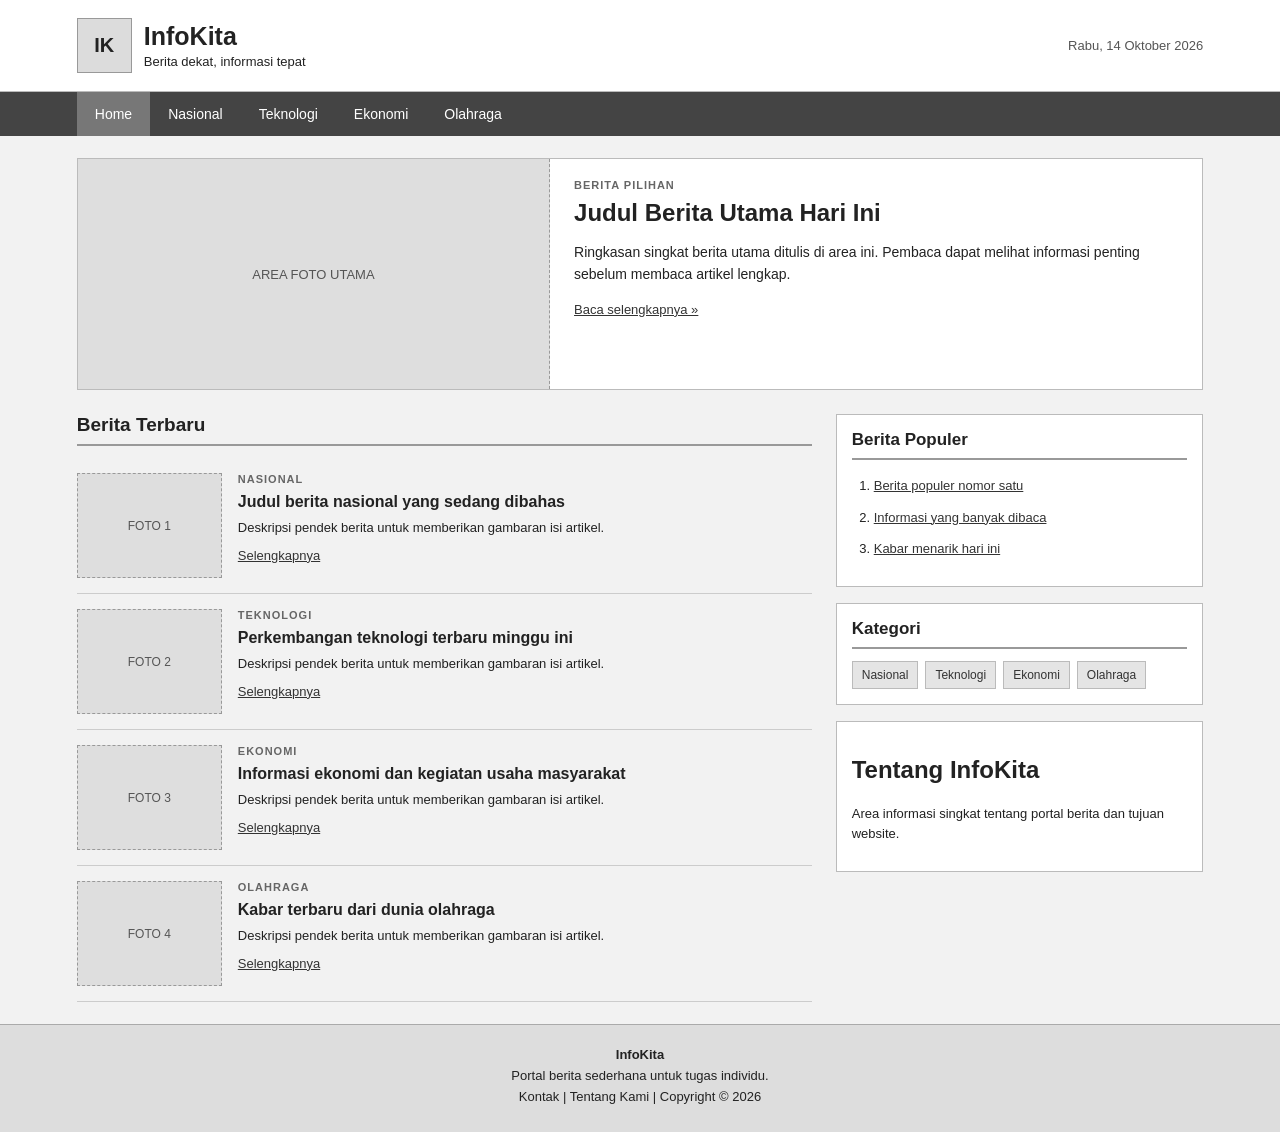
<file: Tugas Pertemuan 5/index.html>
<!DOCTYPE html>
<html lang="id">
<head>
    <meta charset="UTF-8">
    <meta name="viewport" content="width=device-width, initial-scale=1.0">
    <title>InfoKita - Portal Berita</title>
    <link rel="stylesheet" href="css/style.css">
</head>
<body>
    <!-- Header website -->
    <header class="header">
        <div class="brand">
            <div class="logo">IK</div>
            <div>
                <h1>InfoKita</h1>
                <p>Berita dekat, informasi tepat</p>
            </div>
        </div>
        <div class="tanggal">Rabu, 14 Oktober 2026</div>
    </header>

    <!-- Menu navigasi -->
    <nav class="navbar">
        <a class="aktif" href="#">Home</a>
        <a href="#nasional">Nasional</a>
        <a href="#teknologi">Teknologi</a>
        <a href="#ekonomi">Ekonomi</a>
        <a href="#olahraga">Olahraga</a>
    </nav>

    <main class="container">
        <!-- Headline dibuat memanjang di bagian atas -->
        <section class="headline">
            <div class="headline-image">AREA FOTO UTAMA</div>
            <div class="headline-text">
                <p class="label">BERITA PILIHAN</p>
                <h2>Judul Berita Utama Hari Ini</h2>
                <p>Ringkasan singkat berita utama ditulis di area ini. Pembaca dapat melihat informasi penting sebelum membaca artikel lengkap.</p>
                <a href="#">Baca selengkapnya &raquo;</a>
            </div>
        </section>

        <!-- Konten dibagi menjadi berita terbaru dan kolom samping -->
        <div class="main-grid">
            <section class="news-section">
                <h2 class="section-title">Berita Terbaru</h2>
                <article class="news-row" id="nasional">
                    <div class="news-image">FOTO 1</div>
                    <div>
                        <p class="label">NASIONAL</p>
                        <h3>Judul berita nasional yang sedang dibahas</h3>
                        <p>Deskripsi pendek berita untuk memberikan gambaran isi artikel.</p>
                        <a href="#">Selengkapnya</a>
                    </div>
                </article>
                <article class="news-row" id="teknologi">
                    <div class="news-image">FOTO 2</div>
                    <div>
                        <p class="label">TEKNOLOGI</p>
                        <h3>Perkembangan teknologi terbaru minggu ini</h3>
                        <p>Deskripsi pendek berita untuk memberikan gambaran isi artikel.</p>
                        <a href="#">Selengkapnya</a>
                    </div>
                </article>
                <article class="news-row" id="ekonomi">
                    <div class="news-image">FOTO 3</div>
                    <div>
                        <p class="label">EKONOMI</p>
                        <h3>Informasi ekonomi dan kegiatan usaha masyarakat</h3>
                        <p>Deskripsi pendek berita untuk memberikan gambaran isi artikel.</p>
                        <a href="#">Selengkapnya</a>
                    </div>
                </article>
                <article class="news-row" id="olahraga">
                    <div class="news-image">FOTO 4</div>
                    <div>
                        <p class="label">OLAHRAGA</p>
                        <h3>Kabar terbaru dari dunia olahraga</h3>
                        <p>Deskripsi pendek berita untuk memberikan gambaran isi artikel.</p>
                        <a href="#">Selengkapnya</a>
                    </div>
                </article>
            </section>

            <!-- Kolom samping menggantikan sidebar kategori di sebelah kiri -->
            <aside class="right-column">
                <section class="side-box">
                    <h2 class="section-title">Berita Populer</h2>
                    <ol>
                        <li><a href="#">Berita populer nomor satu</a></li>
                        <li><a href="#">Informasi yang banyak dibaca</a></li>
                        <li><a href="#">Kabar menarik hari ini</a></li>
                    </ol>
                </section>
                <section class="side-box">
                    <h2 class="section-title">Kategori</h2>
                    <div class="categories">
                        <a href="#nasional">Nasional</a>
                        <a href="#teknologi">Teknologi</a>
                        <a href="#ekonomi">Ekonomi</a>
                        <a href="#olahraga">Olahraga</a>
                    </div>
                </section>
                <section class="side-box info-box">
                    <h2>Tentang InfoKita</h2>
                    <p>Area informasi singkat tentang portal berita dan tujuan website.</p>
                </section>
            </aside>
        </div>
    </main>

    <footer class="footer">
        <strong>InfoKita</strong>
        <p>Portal berita sederhana untuk tugas individu.</p>
        <p>Kontak | Tentang Kami | Copyright © 2026</p>
    </footer>
</body>
</html>
</file>
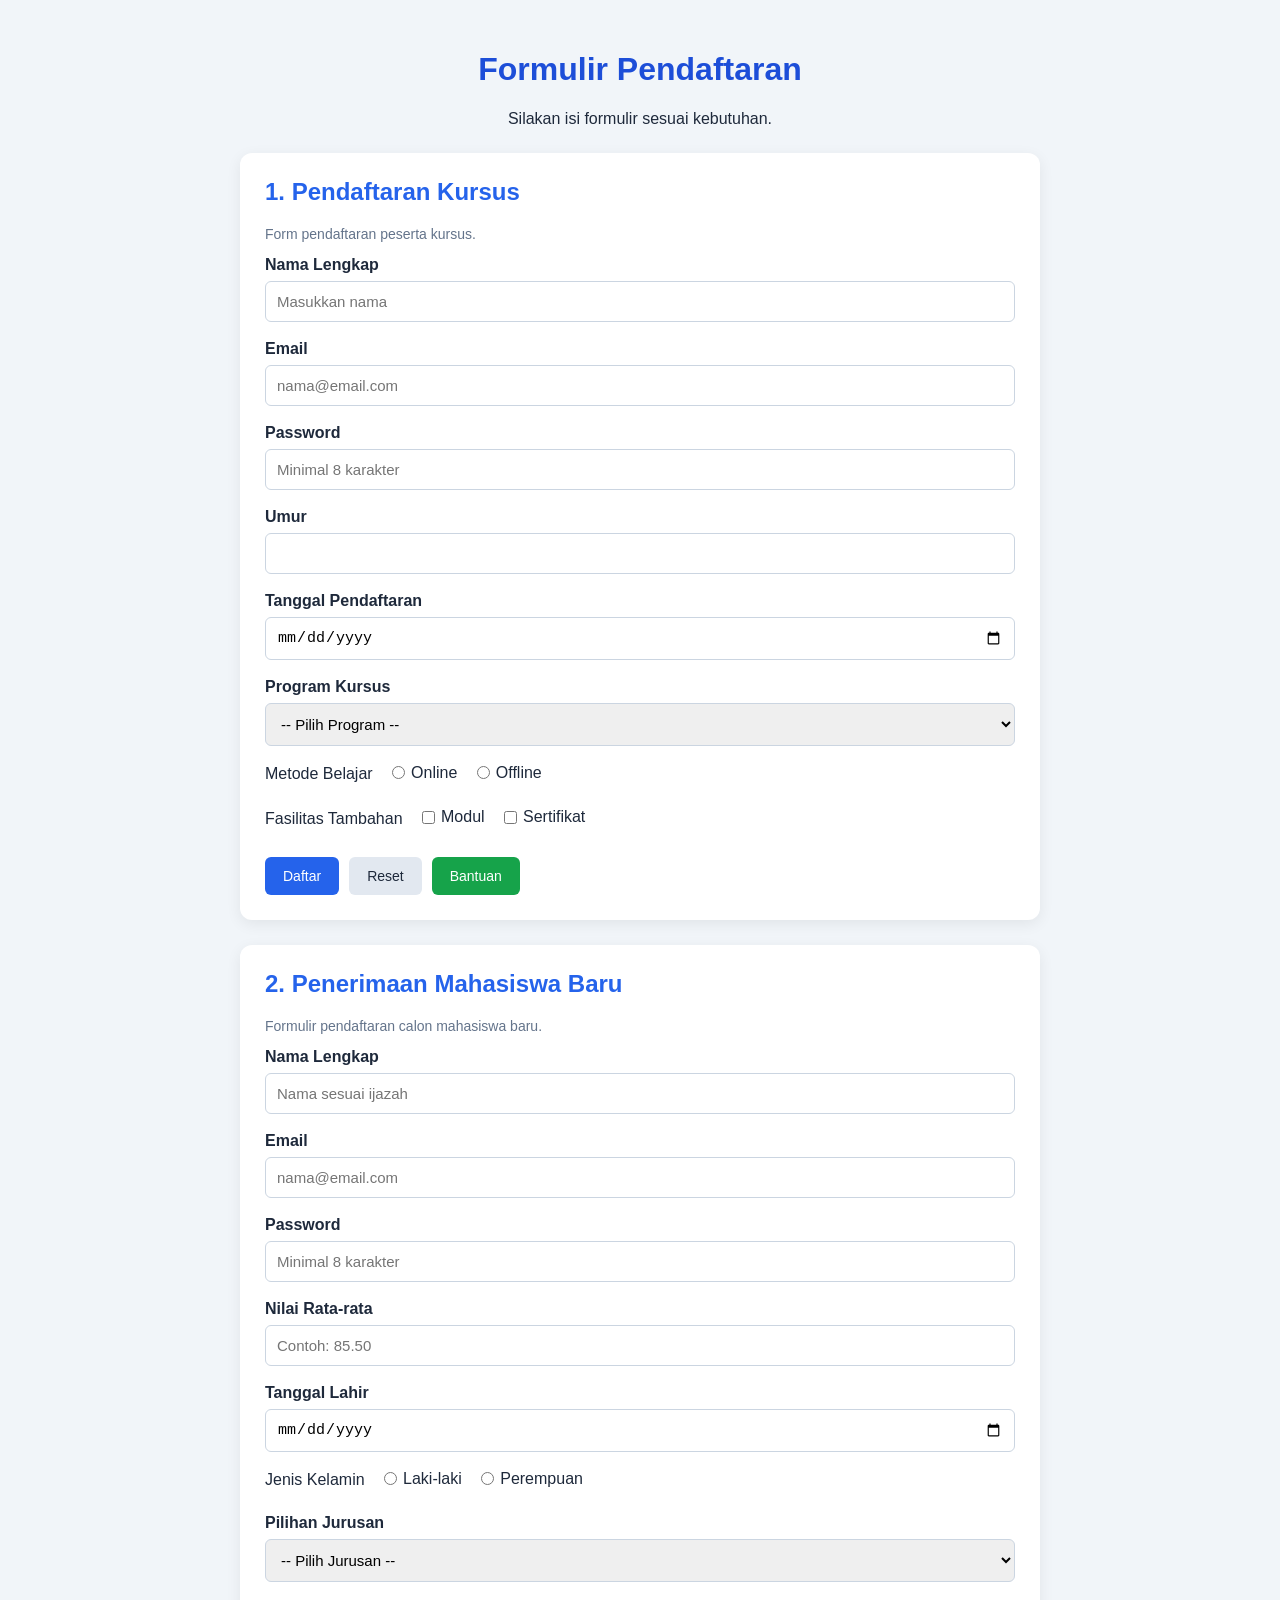
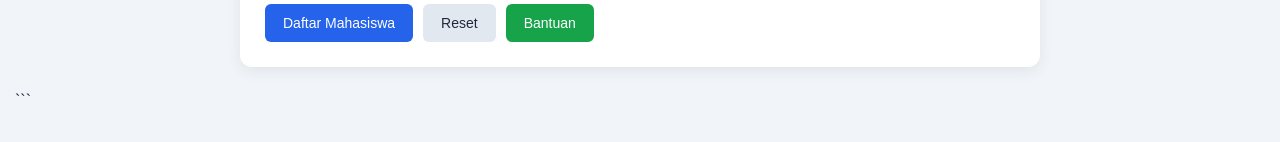
<file: Tugas Pertemuan 7/index.html>
<!DOCTYPE html>
<html lang="id">
<head>
    <meta charset="UTF-8">
    <meta name="viewport" content="width=device-width, initial-scale=1.0">
    <title>Form Pendaftaran</title>
    <link rel="stylesheet" href="css/style.css">
</head>

<body>
<div class="container">

    <h1>Formulir Pendaftaran</h1>
    <p style="text-align:center">
        Silakan isi formulir sesuai kebutuhan.
    </p>

    <!-- FORM INDIVIDU -->
    <section class="card">
        <h2>1. Pendaftaran Kursus</h2>
        <p class="catatan">
            Form pendaftaran peserta kursus.
        </p>

        <form id="formKursus">

            <div class="form-group">
                <label for="namaKursus">Nama Lengkap</label>
                <input type="text" id="namaKursus"
                       name="nama" placeholder="Masukkan nama"
                       required>
            </div>

            <div class="form-group">
                <label for="emailKursus">Email</label>
                <input type="email" id="emailKursus"
                       name="email" placeholder="nama@email.com"
                       required>
            </div>

            <div class="form-group">
                <label for="passwordKursus">Password</label>
                <input type="password" id="passwordKursus"
                       name="password" minlength="8"
                       placeholder="Minimal 8 karakter" required>
            </div>

            <div class="form-group">
                <label for="umur">Umur</label>
                <input type="number" id="umur" name="umur"
                       min="1" max="100" required>
            </div>

            <div class="form-group">
                <label for="tanggalKursus">Tanggal Pendaftaran</label>
                <input type="date" id="tanggalKursus"
                       name="tanggal" required>
            </div>

            <div class="form-group">
                <label for="program">Program Kursus</label>
                <select id="program" name="program" required>
                    <option value="">-- Pilih Program --</option>
                    <option value="Web Development">Web Development</option>
                    <option value="Desain Grafis">Desain Grafis</option>
                    <option value="Digital Marketing">Digital Marketing</option>
                </select>
            </div>

            <div class="form-group pilihan">
                <label>Metode Belajar</label>

                <label for="online">
                    <input type="radio" id="online"
                           name="metode" value="Online" required>
                    Online
                </label>

                <label for="offline">
                    <input type="radio" id="offline"
                           name="metode" value="Offline">
                    Offline
                </label>
            </div>

            <div class="form-group pilihan">
                <label>Fasilitas Tambahan</label>

                <label for="modul">
                    <input type="checkbox" id="modul"
                           name="fasilitas" value="Modul">
                    Modul
                </label>

                <label for="sertifikat">
                    <input type="checkbox" id="sertifikat"
                           name="fasilitas" value="Sertifikat">
                    Sertifikat
                </label>
            </div>

            <div class="buttons">
                <button type="submit" class="simpan">
                    Daftar
                </button>
                <button type="reset" class="reset">
                    Reset
                </button>
                <button type="button" class="bantuan"
                        onclick="alert('Silakan lengkapi semua data pendaftaran.')">
                    Bantuan
                </button>
            </div>
        </form>
    </section>

    <!-- FORM STUDI KASUS -->
    <section class="card">
        <h2>2. Penerimaan Mahasiswa Baru</h2>
        <p class="catatan">
            Formulir pendaftaran calon mahasiswa baru.
        </p>

        <form id="formMahasiswa">

            <div class="form-group">
                <label for="namaMahasiswa">Nama Lengkap</label>
                <input type="text" id="namaMahasiswa"
                       name="nama" placeholder="Nama sesuai ijazah"
                       required>
            </div>

            <div class="form-group">
                <label for="emailMahasiswa">Email</label>
                <input type="email" id="emailMahasiswa"
                       name="email" placeholder="nama@email.com"
                       required>
            </div>

            <div class="form-group">
                <label for="passwordMahasiswa">Password</label>
                <input type="password" id="passwordMahasiswa"
                       name="password" minlength="8"
                       placeholder="Minimal 8 karakter" required>
            </div>

            <div class="form-group">
                <label for="nilai">Nilai Rata-rata</label>
                <input type="number" id="nilai" name="nilai"
                       min="0" max="100" step="0.01"
                       placeholder="Contoh: 85.50" required>
            </div>

            <div class="form-group">
                <label for="tanggalLahir">Tanggal Lahir</label>
                <input type="date" id="tanggalLahir"
                       name="tanggal_lahir" required>
            </div>

            <div class="form-group pilihan">
                <label>Jenis Kelamin</label>

                <label for="laki">
                    <input type="radio" id="laki"
                           name="jenis_kelamin" value="Laki-laki"
                           required>
                    Laki-laki
                </label>

                <label for="perempuan">
                    <input type="radio" id="perempuan"
                           name="jenis_kelamin" value="Perempuan">
                    Perempuan
                </label>
            </div>

            <div class="form-group">
                <label for="jurusan">Pilihan Jurusan</label>
                <select id="jurusan" name="jurusan" required>
                    <option value="">-- Pilih Jurusan --</option>
                    <option value="Informatika">Informatika</option>
                    <option value="Sistem Informasi">Sistem Informasi</option>
                    <option value="Manajemen">Manajemen</option>
                    <option value="Akuntansi">Akuntansi</option>
                </select>
            </div>

            <div class="buttons">
                <button type="submit" class="simpan">
                    Daftar Mahasiswa
                </button>
                <button type="reset" class="reset">
                    Reset
                </button>
                <button type="button" class="bantuan"
                        onclick="alert('Hubungi panitia penerimaan mahasiswa baru untuk bantuan.')">
                    Bantuan
                </button>
            </div>
        </form>
    </section>

</div>

<script>
    document.querySelectorAll("form").forEach(function(form) {
        form.addEventListener("submit", function(event) {
            event.preventDefault();
            alert("Form berhasil diperiksa! Ini hanya tampilan, data tidak disimpan.");
        });
    });
</script>

</body>
</html>
```
</file>
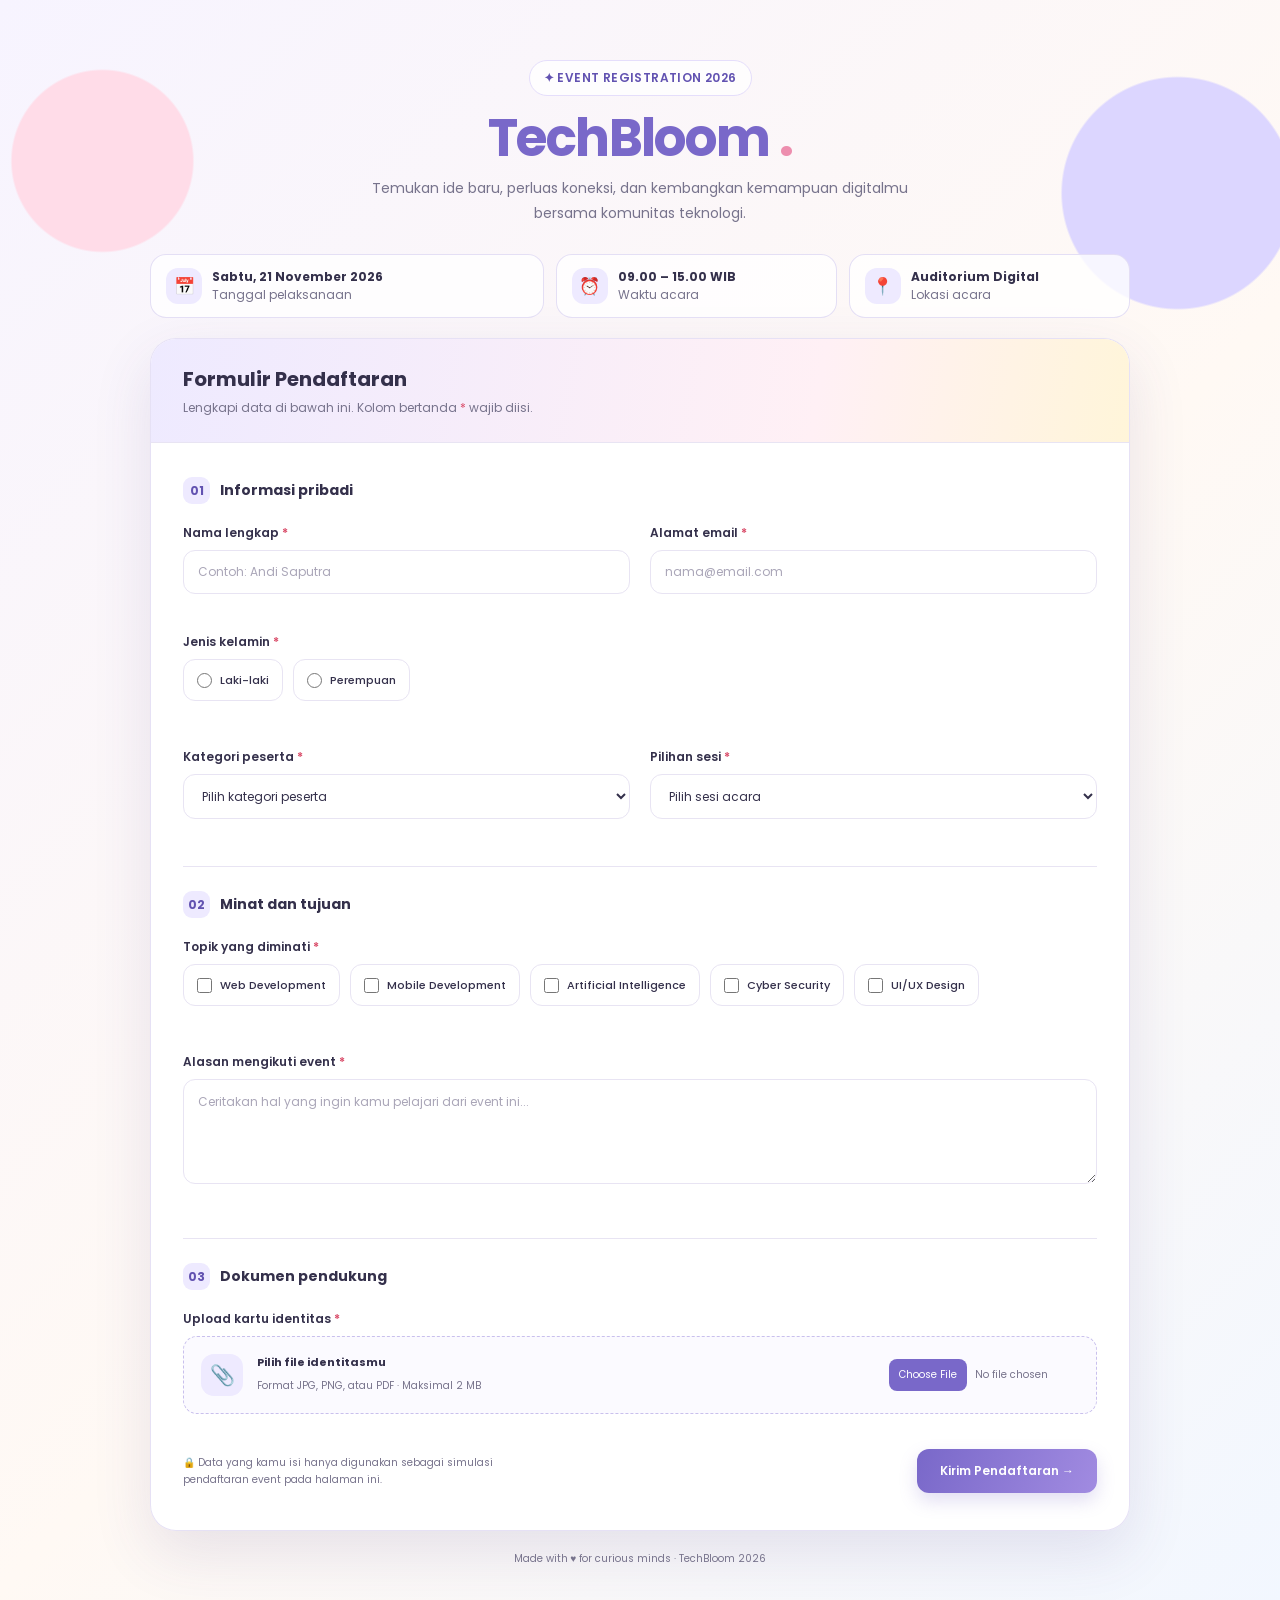
<file: Tugas Pertemuan 8/index.html>
<!DOCTYPE html>
<html lang="id">
<head>
  <meta charset="UTF-8">
  <meta name="viewport" content="width=device-width, initial-scale=1.0">
  <title>Registrasi Event — TechBloom 2026</title>
  <link rel="preconnect" href="https://fonts.googleapis.com">
  <link rel="preconnect" href="https://fonts.gstatic.com" crossorigin>
  <link href="https://fonts.googleapis.com/css2?family=Poppins:wght@400;500;600;700;800&display=swap" rel="stylesheet">
<link rel="stylesheet" href="css/style.css">
</head>
<body>
  <main class="page">
    <header class="hero">
      <span class="top-note">✦ EVENT REGISTRATION 2026</span>
      <h1>TechBloom <span style="color:#ed8eae">.</span></h1>
      <p>Temukan ide baru, perluas koneksi, dan kembangkan kemampuan digitalmu bersama komunitas teknologi.</p>
    </header>

    <section class="event-strip" aria-label="Informasi event">
      <div class="event-chip"><span class="chip-icon">📅</span><span><strong>Sabtu, 21 November 2026</strong>Tanggal pelaksanaan</span></div>
      <div class="event-chip"><span class="chip-icon">⏰</span><span><strong>09.00 – 15.00 WIB</strong>Waktu acara</span></div>
      <div class="event-chip"><span class="chip-icon">📍</span><span><strong>Auditorium Digital</strong>Lokasi acara</span></div>
    </section>

    <section class="form-card">
      <div class="card-heading">
        <h2>Formulir Pendaftaran</h2>
        <p>Lengkapi data di bawah ini. Kolom bertanda <span class="required">*</span> wajib diisi.</p>
      </div>

      <form id="registrationForm" novalidate>
        <div class="section-title"><span class="section-number">01</span> Informasi pribadi</div>
        <div class="grid">
          <div class="field">
            <label for="nama">Nama lengkap <span class="required">*</span></label>
            <input type="text" id="nama" name="nama" placeholder="Contoh: Andi Saputra">
            <small class="error" id="namaError"></small>
          </div>
          <div class="field">
            <label for="email">Alamat email <span class="required">*</span></label>
            <input type="email" id="email" name="email" placeholder="nama@email.com">
            <small class="error" id="emailError"></small>
          </div>

          <div class="field full">
            <span class="legend">Jenis kelamin <span class="required">*</span></span>
            <div class="choice-row" id="genderGroup">
              <label class="choice"><input type="radio" name="gender" value="Laki-laki"> Laki-laki</label>
              <label class="choice"><input type="radio" name="gender" value="Perempuan"> Perempuan</label>
            </div>
            <small class="error" id="genderError"></small>
          </div>

          <div class="field">
            <label for="kategori">Kategori peserta <span class="required">*</span></label>
            <select id="kategori" name="kategori">
              <option value="">Pilih kategori peserta</option>
              <option value="Pelajar">Pelajar</option>
              <option value="Mahasiswa">Mahasiswa</option>
              <option value="Umum">Umum</option>
              <option value="Profesional">Profesional</option>
            </select>
            <small class="error" id="kategoriError"></small>
          </div>
          <div class="field">
            <label for="sesi">Pilihan sesi <span class="required">*</span></label>
            <select id="sesi" name="sesi">
              <option value="">Pilih sesi acara</option>
              <option value="Pagi">Sesi pagi (09.00–11.00)</option>
              <option value="Siang">Sesi siang (11.00–13.00)</option>
              <option value="Sore">Sesi sore (13.00–15.00)</option>
            </select>
            <small class="error" id="sesiError"></small>
          </div>
        </div>

        <div class="divider"></div>
        <div class="section-title"><span class="section-number">02</span> Minat dan tujuan</div>
        <div class="grid">
          <div class="field full">
            <span class="legend">Topik yang diminati <span class="required">*</span></span>
            <div class="choice-row" id="interestGroup">
              <label class="choice"><input type="checkbox" name="minat" value="Web Development"> Web Development</label>
              <label class="choice"><input type="checkbox" name="minat" value="Mobile Development"> Mobile Development</label>
              <label class="choice"><input type="checkbox" name="minat" value="Artificial Intelligence"> Artificial Intelligence</label>
              <label class="choice"><input type="checkbox" name="minat" value="Cyber Security"> Cyber Security</label>
              <label class="choice"><input type="checkbox" name="minat" value="UI/UX Design"> UI/UX Design</label>
            </div>
            <small class="error" id="minatError"></small>
          </div>
          <div class="field full">
            <label for="alasan">Alasan mengikuti event <span class="required">*</span></label>
            <textarea id="alasan" name="alasan" placeholder="Ceritakan hal yang ingin kamu pelajari dari event ini..."></textarea>
            <small class="error" id="alasanError"></small>
          </div>
        </div>

        <div class="divider"></div>
        <div class="section-title"><span class="section-number">03</span> Dokumen pendukung</div>
        <div class="field">
          <label for="identitas">Upload kartu identitas <span class="required">*</span></label>
          <div class="upload-box">
            <div class="upload-icon">📎</div>
            <div class="upload-copy">
              <strong>Pilih file identitasmu</strong>
              <span>Format JPG, PNG, atau PDF · Maksimal 2 MB</span>
            </div>
            <input type="file" id="identitas" name="identitas" accept=".jpg,.jpeg,.png,.pdf">
          </div>
          <small class="error" id="identitasError"></small>
        </div>

        <div id="formResult" class="result" role="status" aria-live="polite"></div>
        <div class="submit-row">
          <p class="privacy">🔒 Data yang kamu isi hanya digunakan sebagai simulasi pendaftaran event pada halaman ini.</p>
          <button type="submit">Kirim Pendaftaran <span aria-hidden="true">→</span></button>
        </div>
      </form>
    </section>
    <footer>Made with ♥ for curious minds · TechBloom 2026</footer>
  </main>

  <script>
    const form = document.getElementById('registrationForm');
    const result = document.getElementById('formResult');
    const allowedTypes = ['image/jpeg', 'image/png', 'application/pdf'];
    const maxFileSize = 2 * 1024 * 1024;

    function showError(id, message, fieldId) {
      document.getElementById(id).textContent = message;
      if (fieldId) document.getElementById(fieldId).classList.toggle('invalid', Boolean(message));
    }

    function clearErrors() {
      document.querySelectorAll('.error').forEach(el => el.textContent = '');
      document.querySelectorAll('.invalid').forEach(el => el.classList.remove('invalid'));
      result.className = 'result';
      result.textContent = '';
    }

    form.addEventListener('submit', function(event) {
      event.preventDefault();
      clearErrors();

      const nama = document.getElementById('nama');
      const email = document.getElementById('email');
      const kategori = document.getElementById('kategori');
      const sesi = document.getElementById('sesi');
      const alasan = document.getElementById('alasan');
      const fileInput = document.getElementById('identitas');
      const file = fileInput.files[0];
      const emailPattern = /^[^\s@]+@[^\s@]+\.[^\s@]{2,}$/;
      let valid = true;

      if (nama.value.trim().length < 3) {
        showError('namaError', 'Nama wajib diisi minimal 3 karakter.', 'nama'); valid = false;
      }
      if (!emailPattern.test(email.value.trim())) {
        showError('emailError', 'Masukkan alamat email dengan format yang benar.', 'email'); valid = false;
      }
      if (!document.querySelector('input[name="gender"]:checked')) {
        showError('genderError', 'Silakan pilih salah satu jenis kelamin.'); valid = false;
      }
      if (!kategori.value) {
        showError('kategoriError', 'Silakan pilih kategori peserta.', 'kategori'); valid = false;
      }
      if (!sesi.value) {
        showError('sesiError', 'Silakan pilih sesi acara.', 'sesi'); valid = false;
      }
      if (!document.querySelector('input[name="minat"]:checked')) {
        showError('minatError', 'Pilih minimal satu topik yang diminati.'); valid = false;
      }
      if (alasan.value.trim().length < 10) {
        showError('alasanError', 'Alasan wajib diisi minimal 10 karakter.', 'alasan'); valid = false;
      }
      if (!file) {
        showError('identitasError', 'Silakan unggah kartu identitas.', 'identitas'); valid = false;
      } else {
        if (!allowedTypes.includes(file.type)) {
          showError('identitasError', 'Format file harus JPG, PNG, atau PDF.', 'identitas'); valid = false;
        } else if (file.size > maxFileSize) {
          showError('identitasError', 'Ukuran file maksimal 2 MB.', 'identitas'); valid = false;
        }
      }

      if (!valid) {
        result.textContent = 'Pendaftaran belum dapat diproses. Periksa kembali bagian yang ditandai.';
        result.className = 'result fail';
        const firstInvalid = document.querySelector('.invalid') || document.querySelector('.error:not(:empty)');
        if (firstInvalid) firstInvalid.scrollIntoView({ behavior: 'smooth', block: 'center' });
        return;
      }

      result.textContent = 'Yeay! Semua validasi berhasil. Data pendaftaran valid (simulasi front-end, belum dikirim atau disimpan ke server).';
      result.className = 'result success';
      result.scrollIntoView({ behavior: 'smooth', block: 'center' });
    });

    // Hapus pesan error pada field saat pengguna mulai memperbaikinya.
    ['nama', 'email', 'kategori', 'sesi', 'alasan', 'identitas'].forEach(id => {
      const el = document.getElementById(id);
      el.addEventListener('input', () => {
        const error = document.getElementById(id + 'Error');
        if (error) error.textContent = '';
        el.classList.remove('invalid');
      });
      el.addEventListener('change', () => {
        const error = document.getElementById(id + 'Error');
        if (error) error.textContent = '';
        el.classList.remove('invalid');
      });
    });
    document.querySelectorAll('input[name="gender"], input[name="minat"]').forEach(el => {
      el.addEventListener('change', () => {
        document.getElementById(el.name === 'gender' ? 'genderError' : 'minatError').textContent = '';
      });
    });
  </script>
</body>
</html>
</file>
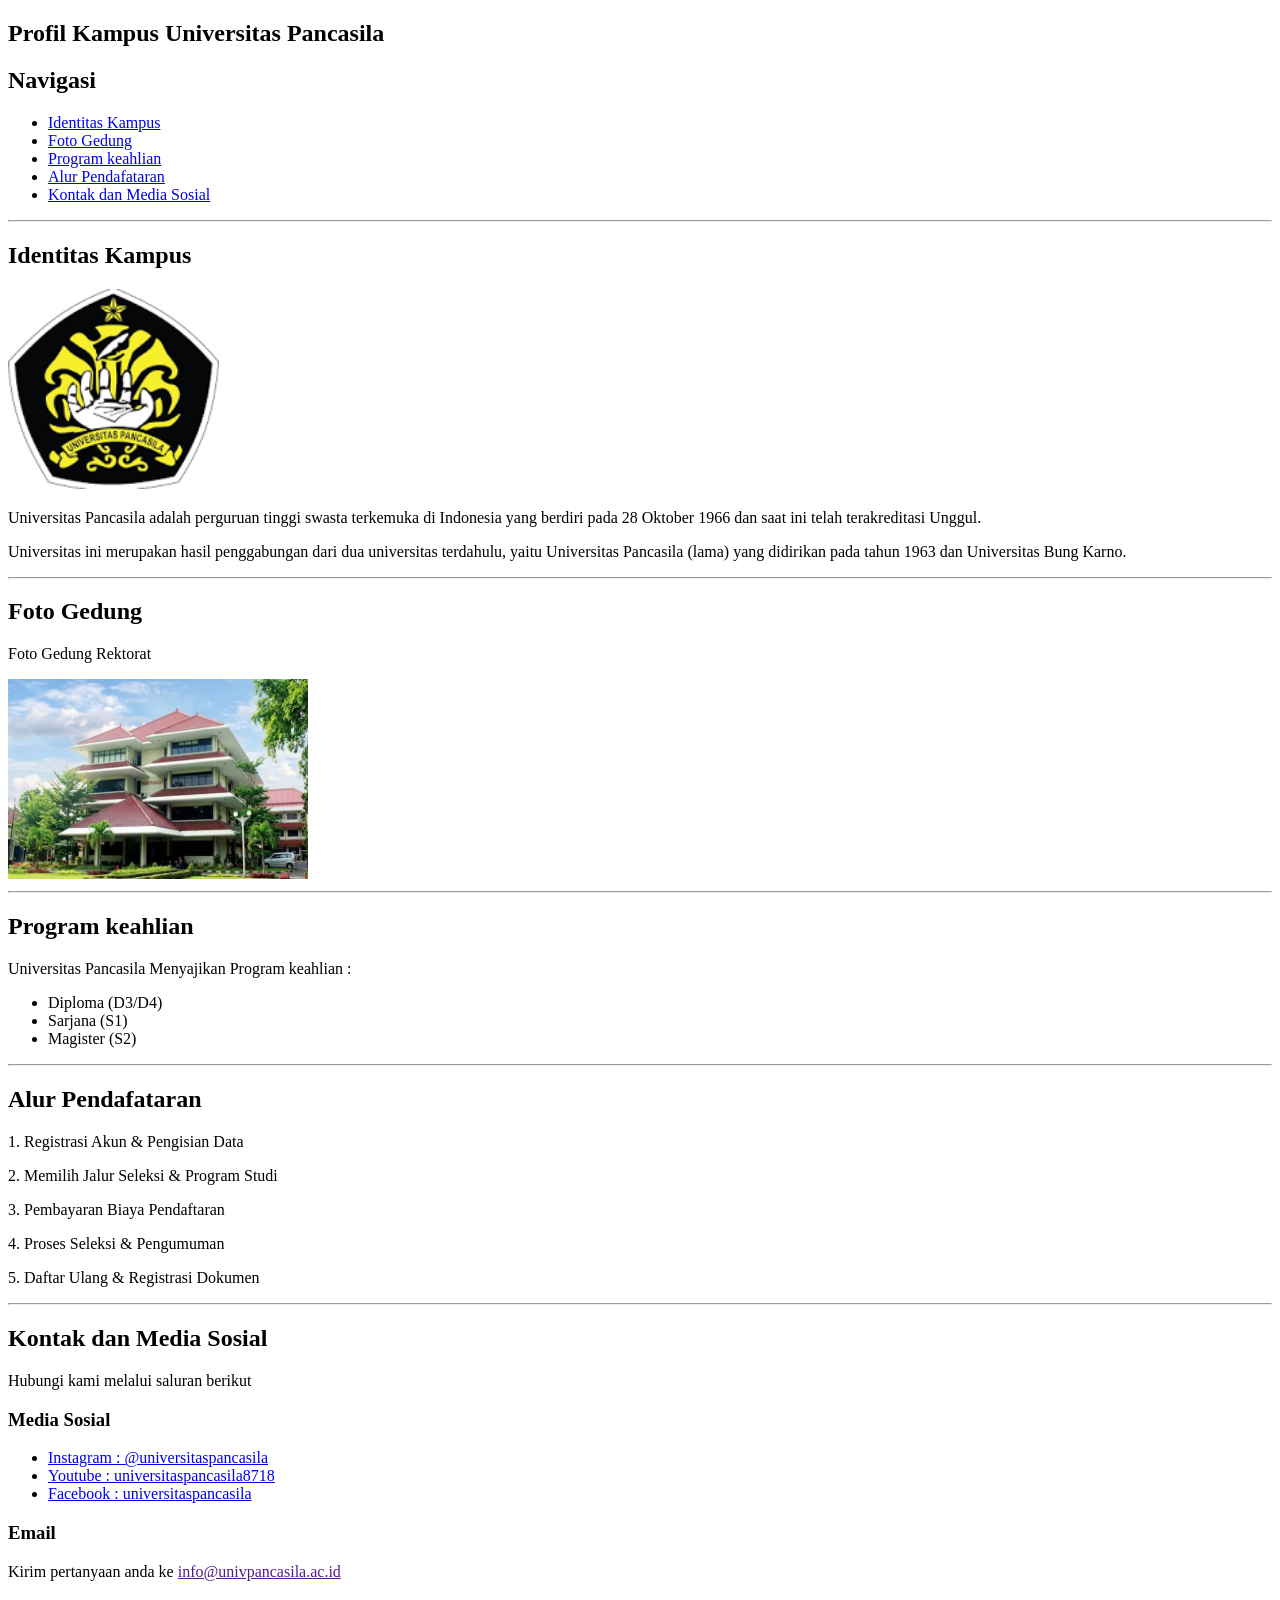
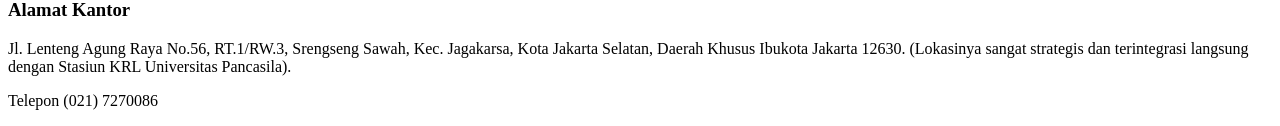
<file: Tugas Pertemua 1 dan 2/TugasPraktikum1.html>
<!DOCTYPE html>
<html lang="en">
<head>
    <meta charset="UTF-8">
    <meta name="viewport" content="width=device-width, initial-scale=1.0">
    <title>Profil Kampus</title>
</head>
<body>
     <nav>
        <h1><strong>Profil Kampus Universitas Pancasila</strong></h1>
        <h2><strong>Navigasi</strong></h2>
        <ul>
            <li><a href ="#identitaskampus">Identitas Kampus</a></li>
            <li><a href ="#FotoGedung ">Foto Gedung</a></li>
            <li><a href ="#programkeahlian">Program keahlian</a></li>
            <li><a href ="#alurpendaftaran">Alur Pendafataran</a></li>
            <li><a href ="#Kontak">Kontak dan Media Sosial</a></li>
        </ul>
    </nav>
    <hr>
    <section id ="identitaskampus">
        
         <h2><strong>Identitas Kampus</strong></h2>
         <img src ="foto_logo.jpg" alt ="foto_logo" height="200">
         <p>Universitas Pancasila adalah perguruan tinggi swasta terkemuka di Indonesia yang berdiri pada 28 Oktober 1966 dan saat ini telah terakreditasi Unggul.</p>
         <p>Universitas ini merupakan hasil penggabungan dari dua universitas terdahulu, yaitu Universitas Pancasila (lama) yang didirikan pada tahun 1963 dan Universitas Bung Karno.</p>
    </section>
    <hr>
    <section id="FotoGedung">
        <h2><strong>Foto Gedung</strong></h2>
        <p>Foto Gedung Rektorat</p>
        <img src="foto_kampus.jpg" alt="foto kampus" width="300" height="200">
    </section>
    <hr>
    <section id ="programkeahlian">
         <h2><strong>Program keahlian</strong></h2>
         <p>Universitas Pancasila Menyajikan Program keahlian :</p>
         <ul>
            <li>Diploma (D3/D4)</li>
            <li>Sarjana (S1)</li>
            <li>Magister (S2)</li>
         </ul>
    </section>
    <hr>
    <section id ="alurpendaftaran">
        <h2><strong>Alur Pendafataran</strong></h2>
            <p>1. Registrasi Akun & Pengisian Data</p>
            <p>2. Memilih Jalur Seleksi & Program Studi</p>
            <p>3. Pembayaran Biaya Pendaftaran</p>
            <p>4. Proses Seleksi & Pengumuman</p>
            <p>5. Daftar Ulang & Registrasi Dokumen</p>
    </section>
    <hr>
    <section id="Kontak">
        <h2><strong>Kontak dan Media Sosial</strong></h2>
            <p>Hubungi kami melalui saluran berikut</p>
        <h3><strong>Media Sosial</strong></h3>
        <ul>
            <li><a href ="https://www.instagram.com/universitaspancasila/">Instagram : @universitaspancasila</a></li>
            <li><a href ="https://www.youtube.com/@universitaspancasila8718">Youtube : universitaspancasila8718</a></li>
            <li><a href ="https://www.facebook.com/universitaspancasila/">Facebook : universitaspancasila</a></li>
        </ul>
        <h3><strong>Email</strong></h3>
            <p>Kirim pertanyaan anda ke <a href ="">info@univpancasila.ac.id</a></p>
        <h3><strong>Alamat Kantor</strong></h3>
            <p>Jl. Lenteng Agung Raya No.56, RT.1/RW.3, Srengseng Sawah, Kec. Jagakarsa, Kota Jakarta Selatan, Daerah Khusus Ibukota Jakarta 12630. (Lokasinya sangat strategis dan terintegrasi langsung dengan Stasiun KRL Universitas Pancasila).</p>
            <p>Telepon (021) 7270086</p>
    </section>
</body>
</html>
</file>
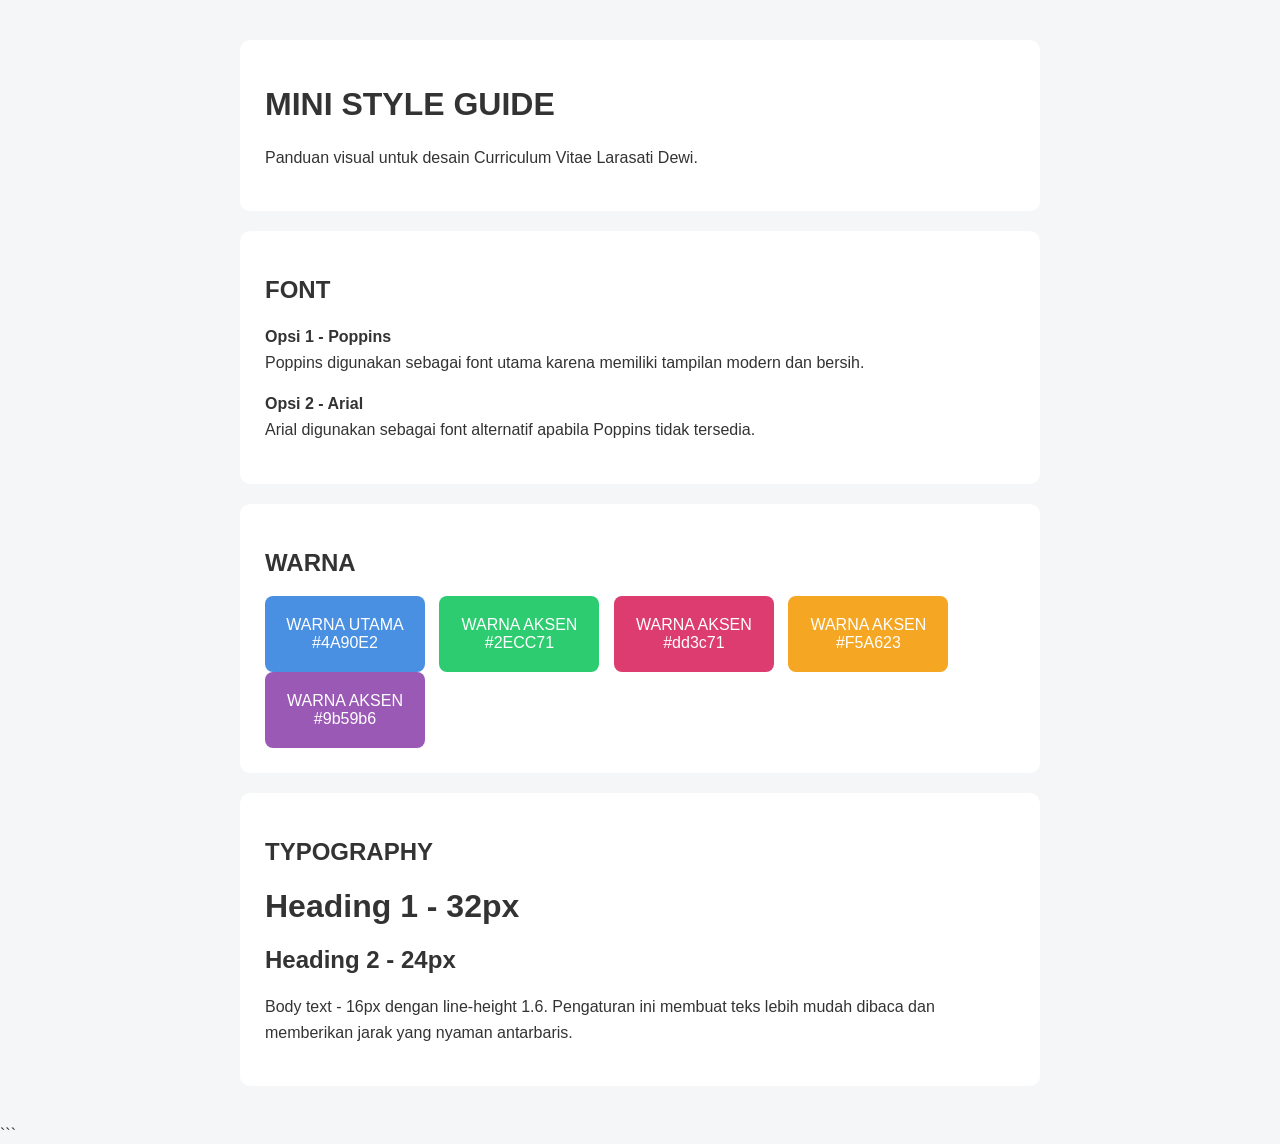
<file: Tugas Pertemuan 3/TugasPertemuan3_2.html>
<!DOCTYPE HTML>

<HTML LANG="ID">

<HEAD>
    <META CHARSET="UTF-8">
    <META NAME="VIEWPORT" CONTENT="WIDTH=DEVICE-WIDTH, INITIAL-SCALE=1.0">
    <TITLE>MINI STYLE GUIDE</TITLE>
    <LINK REL="STYLESHEET" HREF="css/style.css">

</HEAD>

<BODY>
<DIV class="container">

    <DIV class="card">
        <H1>MINI STYLE GUIDE</H1>
        <P>
            Panduan visual untuk desain Curriculum Vitae
            Larasati Dewi.
        </P>
    </DIV>

    <DIV class="card">
        <H2>FONT</H2>

        <P class="poppins">
            <STRONG>Opsi 1 - Poppins</STRONG><BR>
            Poppins digunakan sebagai font utama karena memiliki
            tampilan modern dan bersih.
        </P>

        <P class="arial">
            <STRONG>Opsi 2 - Arial</STRONG><BR>
            Arial digunakan sebagai font alternatif apabila
            Poppins tidak tersedia.
        </P>
    </DIV>

    <DIV class="card">
        <H2>WARNA</H2>

        <DIV class="color-box utama">
            WARNA UTAMA<br>
            #4A90E2
        </DIV>

        <DIV class="color-box aksen">
            WARNA AKSEN<br>
            #2ECC71
        </DIV>
            <DIV class="color-box aksen2">
            WARNA AKSEN<br>
            #dd3c71
        </DIV>
            <DIV class="color-box aksen3">
            WARNA AKSEN<br>
            #F5A623
        </DIV>
            <DIV class="color-box aksen4">
            WARNA AKSEN<br>
            #9b59b6
        </DIV>
    </DIV>

    <DIV class="card">
        <H2>TYPOGRAPHY</H2>

        <H1>Heading 1 - 32px</H1>

        <H2>Heading 2 - 24px</H2>

        <P>
            Body text - 16px dengan line-height 1.6.
            Pengaturan ini membuat teks lebih mudah dibaca
            dan memberikan jarak yang nyaman antarbaris.
        </P>
    </DIV>

</DIV>
```

</BODY>
</HTML>
</file>
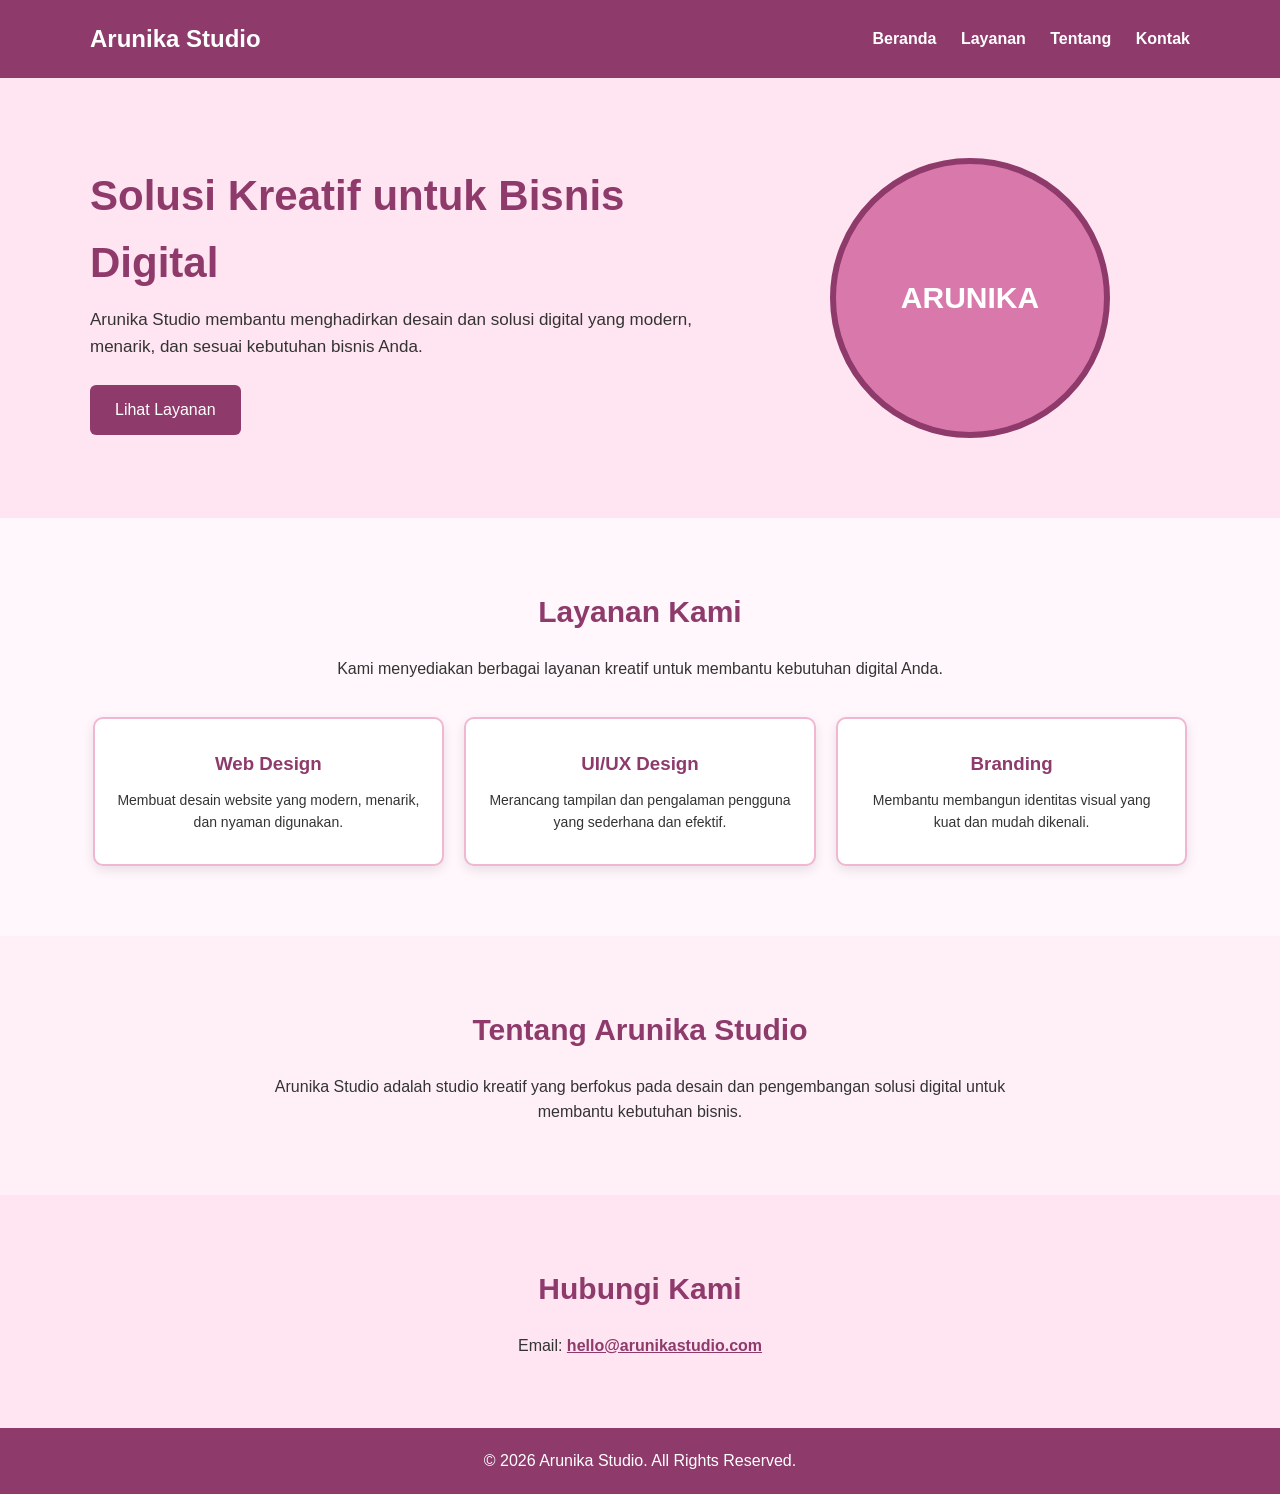
<file: Tugas Pertemuan 4/Arunika Studio/ArunikaStudio.html>
<!DOCTYPE html>
<html lang="id">
<head>
    <meta charset="UTF-8">
    <meta name="viewport" content="width=device-width, initial-scale=1.0">

    <title>Arunika Studio</title>

    <link rel="stylesheet" href="css/style.css">
</head>

<body>

    <!-- HEADER -->
    <header>
        <div class="container">
            <h1>Arunika Studio</h1>

            <nav>
                <a href="#hero">Beranda</a>
                <a href="#layanan">Layanan</a>
                <a href="#tentang">Tentang</a>
                <a href="#kontak">Kontak</a>
            </nav>
        </div>
    </header>


    <!-- HERO -->
    <section id="hero">
        <div class="hero-content">

            <div class="hero-text">
                <h2>Solusi Kreatif untuk Bisnis Digital</h2>

                <p>
                    Arunika Studio membantu menghadirkan desain
                    dan solusi digital yang modern, menarik,
                    dan sesuai kebutuhan bisnis Anda.
                </p>

                <a href="#layanan" class="button">
                    Lihat Layanan
                </a>
            </div>

            <div class="hero-image">
                <div class="hero-placeholder">
                    ARUNIKA
                </div>
            </div>

        </div>
    </section>


    <!-- LAYANAN -->
    <section id="layanan" class="section">

        <div class="container">

            <h2>Layanan Kami</h2>

            <p class="section-description">
                Kami menyediakan berbagai layanan kreatif
                untuk membantu kebutuhan digital Anda.
            </p>

            <div class="service-wrapper">

                <!-- Layanan 1 -->
                <div class="service-card">

                    <h3>Web Design</h3>

                    <p>
                        Membuat desain website yang modern,
                        menarik, dan nyaman digunakan.
                    </p>
                </div>


                <!-- Layanan 2 -->
                <div class="service-card">

                    <h3>UI/UX Design</h3>

                    <p>
                        Merancang tampilan dan pengalaman
                        pengguna yang sederhana dan efektif.
                    </p>
                </div>


                <!-- Layanan 3 -->
                <div class="service-card">

                    <h3>Branding</h3>

                    <p>
                        Membantu membangun identitas visual
                        yang kuat dan mudah dikenali.
                    </p>
                </div>

            </div>

        </div>

    </section>


    <!-- TENTANG -->
    <section id="tentang" class="section tentang">

        <div class="container">

            <h2>Tentang Arunika Studio</h2>

            <p>
                Arunika Studio adalah studio kreatif yang
                berfokus pada desain dan pengembangan solusi
                digital untuk membantu kebutuhan bisnis.
            </p>

        </div>

    </section>


    <!-- KONTAK -->
    <section id="kontak" class="section kontak">

        <div class="container">

            <h2>Hubungi Kami</h2>

            <p>
                Email:
                <a href="mailto:hello@arunikastudio.com">
                    hello@arunikastudio.com
                </a>
            </p>

        </div>

    </section>


    <!-- FOOTER -->
    <footer>
        <p>
            &copy; 2026 Arunika Studio. All Rights Reserved.
        </p>
    </footer>

</body>
</html>
</file>
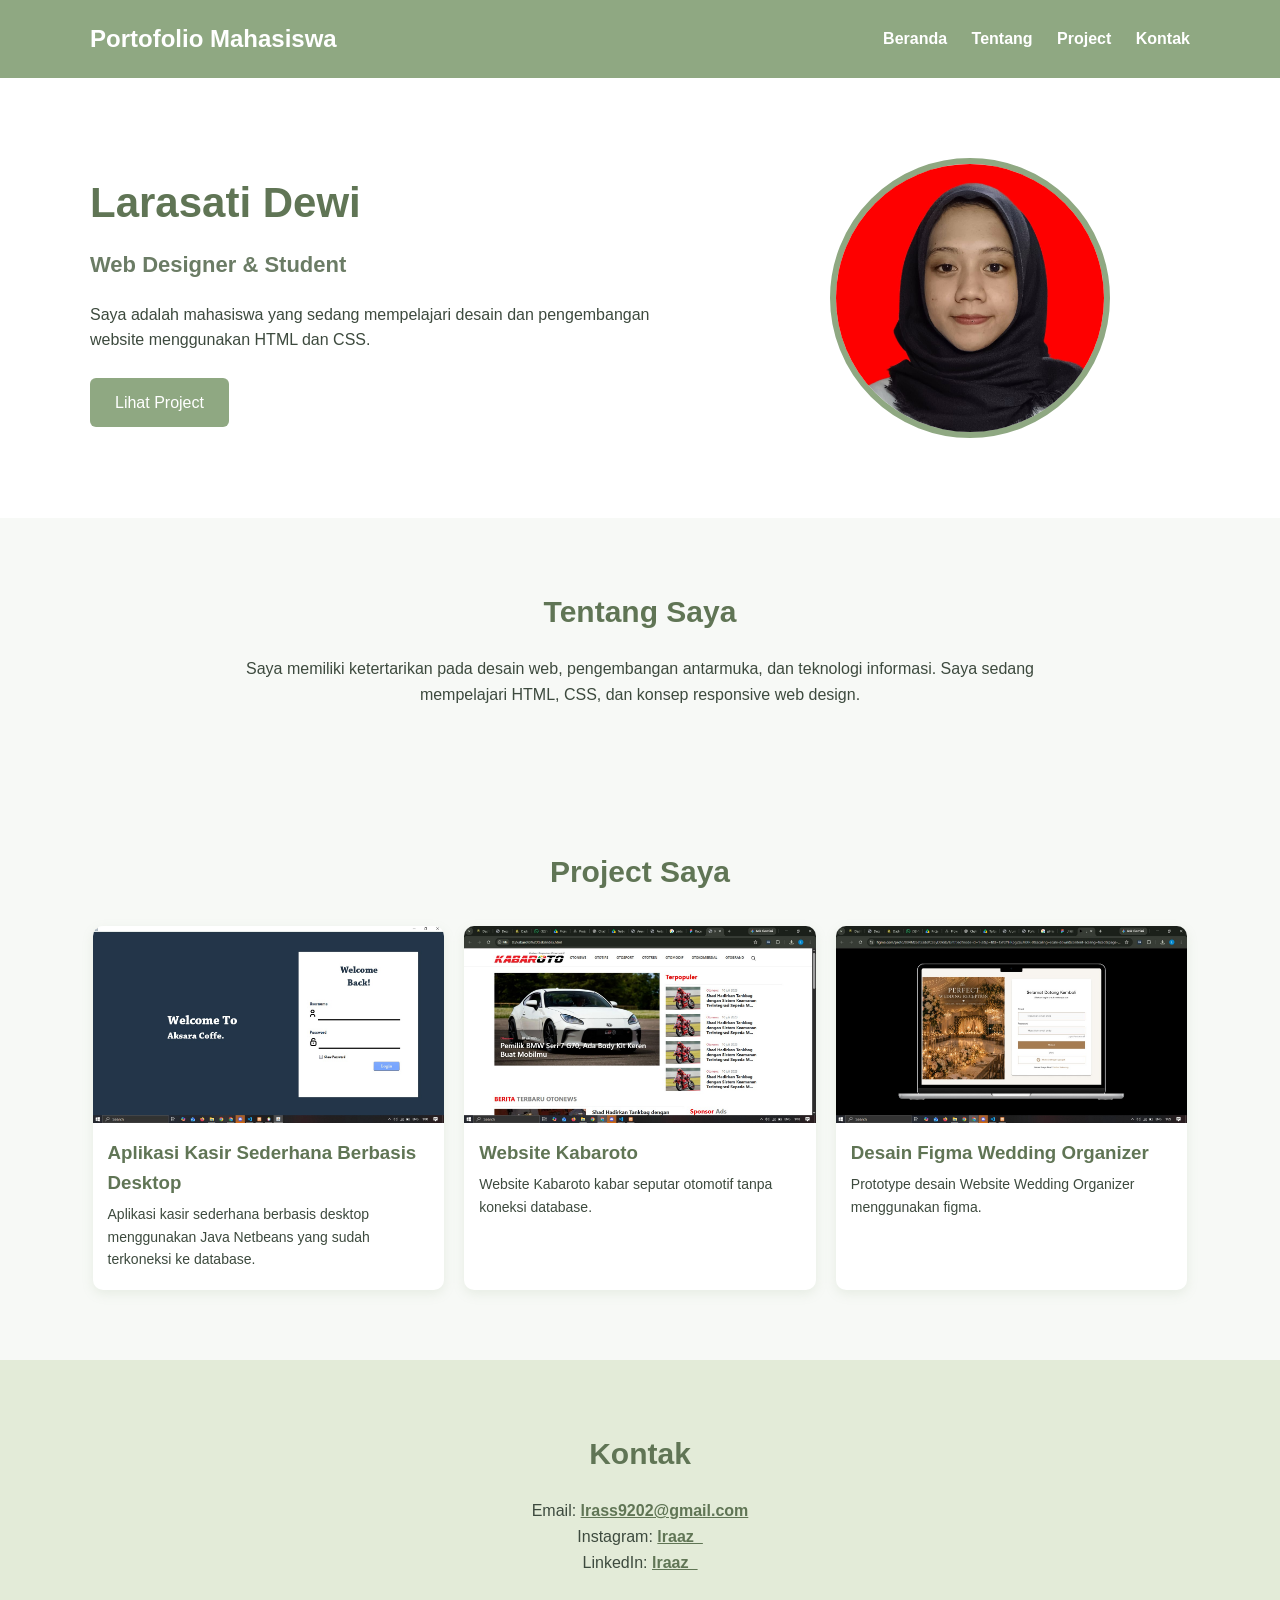
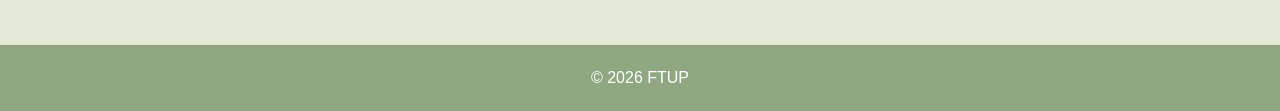
<file: Tugas Pertemuan 4/Biodata/Biodata.html>
<!DOCTYPE html>
<html lang="id">
<head>
    <meta charset="UTF-8">
    <meta name="viewport" content="width=device-width, initial-scale=1.0">
    <title>Portofolio Mahasiswa</title>
    <!-- External CSS -->
    <link rel="stylesheet" href="css/style.css">
</head>
<body>
    <!-- Header -->
    <header>
        <div class="container">
        <h1>Portofolio Mahasiswa</h1>
            <nav>
                <a href="#hero">Beranda</a>
                <a href="#tentang">Tentang</a>
                <a href="#project">Project</a>
                <a href="#kontak">Kontak</a>
            </nav>
        </div>
    </header>
    <!-- Hero -->
    <section id="hero">
    <div class="hero-content">
        <div class="hero-text">
            <h2>Larasati Dewi</h2>
            <h3>Web Designer & Student</h3>
            <p>
            Saya adalah mahasiswa yang sedang mempelajari desain dan pengembangan website menggunakan HTML dan CSS.
            </p>
            <a href="#project" class="button"> Lihat Project
            </a>
        </div>
        <div class="hero-image">
            <img src="../images/profil.jpeg" alt="Foto profil Larasati">

        </div>
    </div>
    </section>
    <!-- Tentang -->
    <section id="tentang" class="section">
    <div class="container">
        <h2>Tentang Saya</h2>
        <p>
        Saya memiliki ketertarikan pada desain web,
        pengembangan antarmuka, dan teknologi informasi. Saya sedang mempelajari HTML, CSS, dan konsep responsive web design.
        </p>
    </div>
    </section>
    <!-- Project -->
    <section id="project" class="section">
        <div class="container">
            <h2>Project Saya</h2>
            <div class="project-wrapper">
                <div class="project-card">
                    <img src="../images/project-1.jpeg" alt="Website Curriculum Vitae">
                    <h3>Aplikasi Kasir Sederhana Berbasis Desktop</h3>
                    <p>
                        Aplikasi kasir sederhana berbasis desktop menggunakan Java Netbeans yang sudah terkoneksi ke database. 
                    </p>
                </div>
                <div class="project-card">
                    <img src="../images/project-2.jpeg" alt="Website Kabaroto">
                    <h3>Website Kabaroto</h3>
                    <p>
                        Website Kabaroto kabar seputar otomotif tanpa koneksi database.
                    </p>
                </div>
                <div class="project-card">
                    <img src="../images/project-3.jpeg" alt="Desain Figma Wedding Organizer">
                    <h3>Desain Figma Wedding Organizer</h3>
                    <p>
                        Prototype desain Website Wedding Organizer menggunakan figma.
                    </p>
                </div>
            </div>
        </div>
    </section>
    <!-- Kontak -->
    <section id="kontak" class="section">
        <div class="container">
            <h2>Kontak</h2>
            <p>
            Email:
            <a href="mailto:lrass9202@gmail.com"> lrass9202@gmail.com
            </a>
            </p>
                 <p>
            Instagram:
            <a href="https://www.instagram.com/lraaz_?utm_source=qr&srtk=MTNuYXo3bWVvcnh6bg=="> lraaz_
            </a>
            </p>
                   <p>
            LinkedIn:
            <a href="https://www.linkedin.com/in/larasati-dewi-21159b300?utm_source=share_via&utm_content=profile&utm_medium=member_android"> lraaz_
            </a>
            </p>
        </div>
    </section>
    <!-- Footer -->
    <footer>
        <p>
        &copy; 2026 FTUP
        </p>
    </footer>
</body>
</html>
</file>
<file: Tugas Pertemuan 5/css/style.css>
/* CSS wireframe InfoKita - layout sederhana */
* {
    box-sizing: border-box;
}

body {
    margin: 0;
    font-family: Arial, sans-serif;
    color: #222;
    background: #f2f2f2;
}

/* Header */
.header {
    display: flex;
    justify-content: space-between;
    align-items: center;
    padding: 18px 6%;
    background: white;
    border-bottom: 1px solid #bbb;
}

.brand {
    display: flex;
    align-items: center;
    gap: 12px;
}

.logo {
    width: 55px;
    height: 55px;
    display: flex;
    align-items: center;
    justify-content: center;
    background: #dcdcdc;
    border: 1px solid #999;
    font-size: 20px;
    font-weight: bold;
}

.brand h1 {
    margin: 0;
    font-size: 25px;
}

.brand p {
    margin: 3px 0 0;
    font-size: 13px;
}

.tanggal {
    color: #555;
    font-size: 13px;
}

/* Navbar */
.navbar {
    display: flex;
    gap: 0;
    padding: 0 6%;
    background: #444;
}

.navbar a {
    display: block;
    padding: 14px 18px;
    color: white;
    text-decoration: none;
    font-size: 14px;
}

.navbar a:hover,
.navbar a.aktif {
    background: #777;
}

/* Isi halaman */
.container {
    width: 88%;
    margin: 22px auto;
}

/* Headline horizontal */
.headline {
    display: grid;
    grid-template-columns: 42% 1fr;
    background: white;
    border: 1px solid #bbb;
    margin-bottom: 24px;
}

.headline-image {
    min-height: 230px;
    display: flex;
    align-items: center;
    justify-content: center;
    background: #dedede;
    border-right: 1px dashed #999;
    color: #555;
    font-size: 13px;
}

.headline-text {
    padding: 20px 24px;
}

.label {
    margin: 0 0 8px;
    color: #666;
    font-size: 11px;
    font-weight: bold;
    letter-spacing: 1px;
}

.headline-text h2 {
    margin: 0 0 10px;
    font-size: 24px;
}

.headline-text p:not(.label) {
    font-size: 14px;
    line-height: 1.6;
}

.headline-text a,
.news-row a {
    color: #333;
    font-size: 13px;
}

/* Berita terbaru dan kolom kanan */
.main-grid {
    display: grid;
    grid-template-columns: minmax(0, 2fr) minmax(220px, 1fr);
    gap: 24px;
}

.section-title {
    margin: 0 0 12px;
    padding-bottom: 8px;
    border-bottom: 2px solid #999;
    font-size: 19px;
}

.news-row {
    display: grid;
    grid-template-columns: 145px 1fr;
    gap: 16px;
    padding: 15px 0;
    border-bottom: 1px solid #ccc;
}

.news-image {
    min-height: 105px;
    display: flex;
    align-items: center;
    justify-content: center;
    background: #dedede;
    border: 1px dashed #999;
    color: #555;
    font-size: 12px;
}

.news-row h3 {
    margin: 0 0 7px;
    font-size: 16px;
}

.news-row p:not(.label) {
    margin: 0 0 8px;
    font-size: 13px;
    line-height: 1.5;
}

/* Kolom kanan */
.right-column {
    display: flex;
    flex-direction: column;
    gap: 16px;
}

.side-box {
    padding: 15px;
    background: white;
    border: 1px solid #bbb;
}

.side-box .section-title {
    font-size: 17px;
}

.side-box ol {
    padding-left: 22px;
    margin-bottom: 0;
}

.side-box li {
    margin: 12px 0;
    font-size: 13px;
    line-height: 1.5;
}

.side-box a {
    color: #333;
}

.categories {
    display: flex;
    flex-wrap: wrap;
    gap: 7px;
}

.categories a {
    padding: 6px 9px;
    background: #e5e5e5;
    border: 1px solid #bbb;
    font-size: 12px;
    text-decoration: none;
}

.info-box p {
    font-size: 13px;
    line-height: 1.5;
}

/* Footer */
.footer {
    padding: 22px 6%;
    text-align: center;
    background: #ddd;
    border-top: 1px solid #aaa;
    font-size: 13px;
}

.footer p {
    margin: 6px 0;
}

/* Penyesuaian layar mobile */
@media (max-width: 700px) {
    .header {
        padding: 14px 4%;
    }

    .brand h1 {
        font-size: 20px;
    }

    .tanggal {
        display: none;
    }

    .navbar {
        padding: 0 4%;
        flex-wrap: wrap;
    }

    .navbar a {
        padding: 12px 10px;
        font-size: 12px;
    }

    .container {
        width: 92%;
        margin: 14px auto;
    }

    .headline {
        grid-template-columns: 1fr;
    }

    .headline-image {
        min-height: 160px;
        border-right: 0;
        border-bottom: 1px dashed #999;
    }

    .headline-text {
        padding: 16px;
    }

    .headline-text h2 {
        font-size: 20px;
    }

    .main-grid {
        grid-template-columns: 1fr;
    }

    .news-row {
        grid-template-columns: 105px 1fr;
        gap: 12px;
    }

    .news-image {
        min-height: 90px;
    }

    .news-row h3 {
        font-size: 14px;
    }
}
</file>
<file: Tugas Pertemuan 7/css/style.css>
* {
            box-sizing: border-box;
        }

        body {
            margin: 0;
            padding: 30px 15px;
            font-family: Arial, sans-serif;
            background: #f1f5f9;
            color: #1e293b;
        }

        .container {
            max-width: 800px;
            margin: auto;
        }

        h1 {
            text-align: center;
            color: #1d4ed8;
        }

        .card {
            background: white;
            padding: 25px;
            margin: 25px 0;
            border-radius: 12px;
            box-shadow: 0 4px 15px #00000012;
        }

        h2 {
            color: #2563eb;
            margin-top: 0;
        }

        .form-group {
            margin-bottom: 18px;
        }

        label {
            display: block;
            margin-bottom: 7px;
            font-weight: bold;
        }

        input:not([type="radio"]):not([type="checkbox"]),
        select,
        textarea {
            width: 100%;
            padding: 11px;
            border: 1px solid #cbd5e1;
            border-radius: 6px;
            font-size: 15px;
        }

        input:focus, select:focus, textarea:focus {
            outline: 2px solid #93c5fd;
            border-color: #2563eb;
        }

        .pilihan label {
            display: inline-flex;
            align-items: center;
            gap: 6px;
            margin-right: 15px;
            font-weight: normal;
        }

        .pilihan input {
            margin: 0;
        }

        .buttons {
            display: flex;
            flex-wrap: wrap;
            gap: 10px;
            margin-top: 22px;
        }

        button {
            border: none;
            padding: 11px 18px;
            border-radius: 6px;
            cursor: pointer;
            font-size: 14px;
        }

        .simpan {
            background: #2563eb;
            color: white;
        }

        .reset {
            background: #e2e8f0;
            color: #1e293b;
        }

        .bantuan {
            background: #16a34a;
            color: white;
        }

        button:hover {
            opacity: 0.8;
        }

        .catatan {
            color: #64748b;
            font-size: 14px;
        }

        @media (max-width: 500px) {
            .card {
                padding: 18px;
            }
        }
</file>
<file: Tugas Pertemuan 8/css/style.css>
:root {
      --ink: #34304b;
      --muted: #77738c;
      --purple: #7968c9;
      --purple-dark: #6252b1;
      --lavender: #eeeaff;
      --pink: #ffe7ef;
      --yellow: #fff2c7;
      --line: #e8e4f3;
      --danger: #d94b68;
      --success: #27845f;
      --white: #fff;
      --shadow: 0 22px 60px rgba(73, 57, 130, .12);
    }

    * { box-sizing: border-box; }
    body {
      margin: 0;
      min-height: 100vh;
      padding: 42px 18px;
      font-family: "Poppins", sans-serif;
      color: var(--ink);
      background:
        radial-gradient(circle at 8% 10%, #ffdce8 0 90px, transparent 92px),
        radial-gradient(circle at 92% 12%, #dcd6ff 0 115px, transparent 117px),
        linear-gradient(135deg, #f7f4ff, #fff9f4 55%, #f2f7ff);
    }

    .page { width: min(100%, 980px); margin: auto; }
    .top-note {
      display: inline-flex;
      align-items: center;
      gap: 8px;
      padding: 8px 14px;
      border: 1px solid #e5defb;
      border-radius: 999px;
      background: rgba(255,255,255,.75);
      color: var(--purple-dark);
      font-size: 12px;
      font-weight: 600;
      letter-spacing: .4px;
    }
    .hero { text-align: center; margin: 18px auto 28px; }
    .hero h1 {
      margin: 12px 0 8px;
      font-size: clamp(32px, 6vw, 52px);
      line-height: 1.15;
      letter-spacing: -1.8px;
      color: var(--purple);
    }
    .hero p { max-width: 590px; margin: auto; color: var(--muted); font-size: 14px; line-height: 1.8; }

    .event-strip {
      display: grid;
      grid-template-columns: 1.4fr 1fr 1fr;
      gap: 12px;
      margin-bottom: 20px;
    }
    .event-chip {
      display: flex;
      align-items: center;
      gap: 10px;
      padding: 13px 15px;
      border-radius: 16px;
      background: rgba(255,255,255,.78);
      border: 1px solid rgba(226,220,244,.9);
      font-size: 12px;
      color: var(--muted);
    }
    .event-chip strong { display: block; color: var(--ink); font-size: 12px; }
    .chip-icon {
      display: grid; place-items: center; flex: 0 0 36px; height: 36px;
      border-radius: 12px; background: var(--lavender); font-size: 17px;
    }

    .form-card {
      overflow: hidden;
      border: 1px solid rgba(228,222,244,.9);
      border-radius: 26px;
      background: rgba(255,255,255,.94);
      box-shadow: var(--shadow);
    }
    .card-heading {
      padding: 25px 32px;
      background: linear-gradient(100deg, #eeeaff, #fff0f5 68%, #fff5d9);
      border-bottom: 1px solid var(--line);
    }
    .card-heading h2 { margin: 0 0 5px; font-size: 20px; }
    .card-heading p { margin: 0; color: var(--muted); font-size: 12px; }
    form { padding: 30px 32px 32px; }
    .section-title {
      display: flex; align-items: center; gap: 10px;
      margin: 4px 0 20px; font-size: 14px; font-weight: 700;
    }
    .section-number {
      display: grid; place-items: center; width: 27px; height: 27px;
      border-radius: 9px; background: var(--lavender); color: var(--purple-dark);
      font-size: 12px;
    }
    .grid { display: grid; grid-template-columns: 1fr 1fr; gap: 19px 20px; }
    .field { min-width: 0; }
    .field.full { grid-column: 1 / -1; }
    label, .legend {
      display: block; margin-bottom: 8px; font-size: 12px; font-weight: 600;
    }
    .required { color: var(--danger); }
    input[type="text"], input[type="email"], select, textarea {
      width: 100%; border: 1px solid var(--line); border-radius: 12px;
      background: #fff; padding: 12px 14px; color: var(--ink);
      font: inherit; font-size: 12px; outline: none; transition: .2s;
    }
    input:focus, select:focus, textarea:focus {
      border-color: #a99be9; box-shadow: 0 0 0 3px rgba(121,104,201,.11);
    }
    textarea { min-height: 105px; resize: vertical; line-height: 1.7; }
    input::placeholder, textarea::placeholder { color: #aaa6b8; }
    .choice-row { display: flex; flex-wrap: wrap; gap: 10px; }
    .choice {
      display: inline-flex; align-items: center; gap: 8px; min-height: 42px;
      padding: 9px 13px; border: 1px solid var(--line); border-radius: 12px;
      background: #fff; font-size: 11px; font-weight: 500; cursor: pointer;
    }
    .choice input { accent-color: var(--purple); width: 15px; height: 15px; margin: 0; }
    .choice:hover { border-color: #b8adeb; background: #fcfbff; }
    .hint { margin: 7px 0 0; color: var(--muted); font-size: 10px; line-height: 1.6; }
    .upload-box {
      display: flex; align-items: center; gap: 14px; padding: 17px;
      border: 1.5px dashed #c9c0ed; border-radius: 14px; background: #fbfaff;
    }
    .upload-icon {
      display: grid; place-items: center; flex: 0 0 42px; height: 42px;
      border-radius: 13px; background: var(--lavender); font-size: 20px;
    }
    .upload-copy { flex: 1; min-width: 0; }
    .upload-copy strong { display: block; font-size: 11px; }
    .upload-copy span { color: var(--muted); font-size: 10px; }
    input[type="file"] { max-width: 190px; font: 10px "Poppins", sans-serif; color: var(--muted); }
    input[type="file"]::file-selector-button {
      padding: 8px 10px; margin-right: 8px; border: 0; border-radius: 8px;
      background: var(--purple); color: white; font: 10px "Poppins", sans-serif; cursor: pointer;
    }
    .divider { height: 1px; margin: 27px 0 24px; background: var(--line); }
    .error { display: block; min-height: 15px; margin-top: 5px; color: var(--danger); font-size: 10px; }
    .invalid { border-color: var(--danger) !important; background: #fffafb !important; }
    .choice-error { width: 100%; }
    .submit-row { display: flex; align-items: center; justify-content: space-between; gap: 16px; margin-top: 10px; }
    .privacy { max-width: 350px; color: var(--muted); font-size: 10px; line-height: 1.7; }
    button {
      border: 0; border-radius: 12px; padding: 13px 23px;
      background: linear-gradient(110deg, var(--purple), #a18be1);
      color: white; font: 600 12px "Poppins", sans-serif; cursor: pointer;
      box-shadow: 0 8px 18px rgba(121,104,201,.22); transition: .2s;
    }
    button:hover { transform: translateY(-2px); background: var(--purple-dark); }
    .result {
      display: none; margin-top: 20px; padding: 14px 16px; border-radius: 12px;
      font-size: 12px; line-height: 1.7;
    }
    .result.success { display: block; color: var(--success); background: #eaf8f1; border: 1px solid #ccebdc; }
    .result.fail { display: block; color: var(--danger); background: #fff0f2; border: 1px solid #f5cbd3; }
    footer { text-align: center; padding: 20px 8px 0; color: var(--muted); font-size: 10px; }

    @media (max-width: 650px) {
      body { padding: 25px 12px; }
      .event-strip { grid-template-columns: 1fr; gap: 8px; }
      .event-chip { padding: 10px 12px; }
      .card-heading { padding: 21px 20px; }
      form { padding: 23px 19px 25px; }
      .grid { grid-template-columns: 1fr; gap: 13px; }
      .field.full { grid-column: auto; }
      .upload-box { align-items: flex-start; flex-wrap: wrap; }
      .upload-copy { min-width: calc(100% - 60px); }
      input[type="file"] { max-width: 100%; margin-left: 55px; }
      .submit-row { align-items: stretch; flex-direction: column; }
      .submit-row button { width: 100%; }
      .hero p { font-size: 12px; padding: 0 8px; }
    }
</file>
<file: Tugas Pertemuan 3/css/style.css>
BODY {
        margin: 0;
        font-family: Poppins, Arial, sans-serif;
        background-color: #F4F6F7;
        color: #333;
    }

    .container {
        width: 80%;
        max-width: 800px;
        margin: 40px auto;
    }

    .card {
        background-color: white;
        padding: 25px;
        margin-bottom: 20px;
        border-radius: 10px;
    }

    .color-box {
        display: inline-block;
        width: 120px;
        padding: 20px;
        margin-right: 10px;
        color: white;
        text-align: center;
        border-radius: 8px;
    }

    .utama {
        background-color: #4A90E2;
    }

    .aksen {
        background-color: #2ECC71;
    }

       .aksen2 {
        background-color: #dd3c71;
    }

        .aksen3 {
        background-color: #F5A623;
    }

        .aksen4 {
        background-color: #9b59b6;
    }


    h1 {
        font-size: 32px;
    }

    h2 {
        font-size: 24px;
    }

    p {
        font-size: 16px;
        line-height: 1.6;
    }

    .poppins {
        font-family: Poppins, Arial, sans-serif;
    }

    .arial {
        font-family: Arial, sans-serif;
    }
</file>
<file: Tugas Pertemuan 4/Arunika Studio/css/style.css>
/* ============================
   RESET
============================ */

* {
    margin: 0;
    padding: 0;
    box-sizing: border-box;
}

html {
    scroll-behavior: smooth;
}

body {
    font-family: Arial, sans-serif;
    line-height: 1.6;
    color: #333;
    background-color: #fff7fb;
}

img {
    max-width: 100%;
    display: block;
}


/* ============================
   CONTAINER
============================ */

.container {
    width: 90%;
    max-width: 1100px;
    margin: auto;
}


/* ============================
   HEADER
============================ */

header {
    background-color: #8e3a6b;
    color: white;
    padding: 20px 0;
}

header .container {
    display: flex;
    justify-content: space-between;
    align-items: center;
}

header h1 {
    font-size: 24px;
}


/* ============================
   NAVIGATION
============================ */

nav a {
    color: white;
    text-decoration: none;
    margin-left: 20px;
    font-weight: bold;
}

nav a:hover {
    color: #ffd1e8;
}


/* ============================
   HERO
============================ */

#hero {
    background-color: #ffe4f1;
    padding: 80px 0;
}

.hero-content {
    width: 90%;
    max-width: 1100px;
    margin: auto;

    display: flex;
    align-items: center;
    justify-content: space-between;

    gap: 50px;
}

.hero-text {
    width: 55%;
}

.hero-text h2 {
    font-size: 42px;
    color: #8e3a6b;
    margin-bottom: 10px;
}

.hero-text p {
    margin-bottom: 25px;
    font-size: 17px;
}

.hero-image {
    width: 40%;
}

.hero-placeholder {
    width: 280px;
    height: 280px;

    margin: auto;

    border-radius: 50%;

    background-color: #d978aa;
    color: white;

    display: flex;
    align-items: center;
    justify-content: center;

    font-size: 30px;
    font-weight: bold;

    border: 6px solid #8e3a6b;
}


/* ============================
   BUTTON
============================ */

.button {
    display: inline-block;

    background-color: #8e3a6b;
    color: white;

    padding: 12px 25px;

    text-decoration: none;

    border-radius: 6px;

    transition: 0.3s;
}

.button:hover {
    background-color: #b8588e;
}


/* ============================
   SECTION
============================ */

.section {
    padding: 70px 0;
}

.section h2 {
    text-align: center;
    color: #8e3a6b;
    margin-bottom: 20px;
    font-size: 30px;
}

.section-description {
    max-width: 800px;
    margin: auto;
    text-align: center;
    margin-bottom: 35px;
}


/* ============================
   LAYANAN
============================ */

.service-wrapper {
    display: flex;
    flex-wrap: wrap;

    gap: 20px;

    justify-content: center;

    margin-top: 30px;
}

.service-card {
    width: calc(33.333% - 15px);

    background-color: white;

    border-radius: 10px;

    padding: 30px 20px;

    text-align: center;

    border: 2px solid #f0b6d2;

    box-shadow: 0 4px 12px rgba(0, 0, 0, 0.1);

    transition: 0.3s;
}

.service-card:hover {
    transform: translateY(-5px);
}


.service-card h3 {
    color: #8e3a6b;
    margin-bottom: 10px;
}

.service-card p {
    font-size: 14px;
}


/* ============================
   TENTANG
============================ */

.tentang {
    background-color: #fff0f7;
}

.tentang p {
    max-width: 800px;
    margin: auto;
    text-align: center;
}


/* ============================
   KONTAK
============================ */

.kontak {
    background-color: #ffe4f1;
    text-align: center;
}

.kontak a {
    color: #8e3a6b;
    font-weight: bold;
}


/* ============================
   FOOTER
============================ */

footer {
    background-color: #8e3a6b;
    color: white;

    text-align: center;

    padding: 20px;
}


/* ============================
   RESPONSIVE TABLET
   ≤ 768px
============================ */

@media (max-width: 768px) {

    header .container {
        flex-direction: column;
        text-align: center;
    }

    nav {
        margin-top: 15px;
    }

    nav a {
        margin: 0 8px;
    }

    .hero-content {
        flex-direction: column-reverse;
        text-align: center;
    }

    .hero-text,
    .hero-image {
        width: 100%;
    }

    .service-card {
        width: 100%;
    }
}


/* ============================
   RESPONSIVE SMARTPHONE
   ≤ 480px
============================ */

@media (max-width: 480px) {

    nav a {
        display: block;
        margin: 8px 0;
    }

    .hero-text h2 {
        font-size: 28px;
    }

    .hero-placeholder {
        width: 220px;
        height: 220px;
    }

    .container {
        width: 92%;
    }
}
</file>
<file: Tugas Pertemuan 4/Biodata/css/style.css>
/* ============================
   RESET
============================ */

* {
    margin: 0;
    padding: 0;
    box-sizing: border-box;
}

html {
    scroll-behavior: smooth;
}

body {
    font-family: Arial, sans-serif;
    line-height: 1.6;
    color: #3d4a3e; /* Teks hijau tua gelap agar kontras dan nyaman dibaca */
    background-color: #f7f9f6; /* Latar belakang broken white dengan sentuhan hijau super soft */
}

img {
    max-width: 100%;
    display: block;
}

/* ============================
   CONTAINER
============================ */

.container {
    width: 90%;
    max-width: 1100px;
    margin: auto;
}

/* ============================
   HEADER
============================ */

header {
    background-color: #8fa882; /* Hijau Matcha Utama */
    color: white;
    padding: 20px 0;
}

header .container {
    display: flex;
    justify-content: space-between;
    align-items: center;
}

header h1 {
    font-size: 24px;
}

/* ============================
   NAVIGATION
============================ */

nav a {
    color: white;
    text-decoration: none;
    margin-left: 20px;
    font-weight: bold;
}

nav a:hover {
    color: #e3ebd8; /* Highlight navigasi warna krim matcha saat di-hover */
}

/* ============================
   HERO
============================ */

#hero {
    background-color: white;
    padding: 80px 0;
}

.hero-content {
    width: 90%;
    max-width: 1100px;
    margin: auto;

    display: flex;
    align-items: center;
    justify-content: space-between;
    gap: 50px;
}

.hero-text {
    width: 55%;
}

.hero-text h2 {
    font-size: 42px;
    color: #607555; /* Judul hijau matcha pekat agar tegas */
    margin-bottom: 10px;
}

.hero-text h3 {
    font-size: 22px;
    color: #6b7c65;
    margin-bottom: 20px;
}

.hero-text p {
    margin-bottom: 25px;
}

.hero-image {
    width: 40%;
}

.hero-image img {
    width: 280px;
    height: 280px;
    object-fit: cover;
    border-radius: 50%;
    margin: auto;
    border: 6px solid #8fa882; /* Border foto profil matching header */
}

/* ============================
   BUTTON
============================ */

.button {
    display: inline-block;
    background-color: #8fa882; /* Tombol Hijau Matcha */
    color: white;
    padding: 12px 25px;
    text-decoration: none;
    border-radius: 6px;
    transition: 0.3s;
}

.button:hover {
    background-color: #78906c; /* Hijau matcha sedikit lebih gelap saat di-hover */
}

/* ============================
   SECTION
============================ */

.section {
    padding: 70px 0;
}

.section h2 {
    text-align: center;
    color: #607555;
    margin-bottom: 20px;
    font-size: 30px;
}

.section p {
    max-width: 800px;
    margin: auto;
    text-align: center;
}

/* ============================
   PROJECT
============================ */

.project-wrapper {
    display: flex;
    flex-wrap: wrap;
    gap: 20px;
    justify-content: center;
    margin-top: 30px;
}

.project-card {
    width: calc(33.333% - 15px);
    background-color: white;
    border-radius: 10px;
    overflow: hidden;
    box-shadow: 0 4px 12px rgba(143, 168, 130, 0.15); /* Bayangan soft hijau matcha */
    transition: 0.3s;
}

.project-card:hover {
    transform: translateY(-5px);
}

.project-card img {
    width: 100%;
}

.project-card h3 {
    padding: 15px 15px 5px;
    color: #607555;
}

.project-card p {
    padding: 0 15px 20px;
    text-align: left;
    font-size: 14px;
}

/* ============================
   KONTAK
============================ */

#kontak {
    background-color: #e3ebd8; /* Latar belakang kontak warna matcha latte yang lembut */
}

#kontak a {
    color: #607555;
    font-weight: bold;
}

/* ============================
   FOOTER
============================ */

footer {
    background-color: #8fa882;
    color: white;
    text-align: center;
    padding: 20px;
}

/* ============================
   RESPONSIVE TABLET
============================ */

@media (max-width: 768px) {

    header .container {
        flex-direction: column;
        text-align: center;
    }

    nav {
        margin-top: 15px;
    }

    nav a {
        margin: 0 8px;
    }

    .hero-content {
        flex-direction: column-reverse;
        text-align: center;
    }

    .hero-text,
    .hero-image {
        width: 100%;
    }

    .project-card {
        width: calc(50% - 10px);
    }
}

/* ============================
   RESPONSIVE SMARTPHONE
============================ */

@media (max-width: 480px) {

    nav a {
        display: block;
        margin: 8px 0;
    }

    .hero-text h2 {
        font-size: 28px;
    }

    .project-card {
        width: 100%;
    }

    .container {
        width: 92%;
    }

    .hero-image img {
        width: 220px;
        height: 220px;
    }
}
</file>
